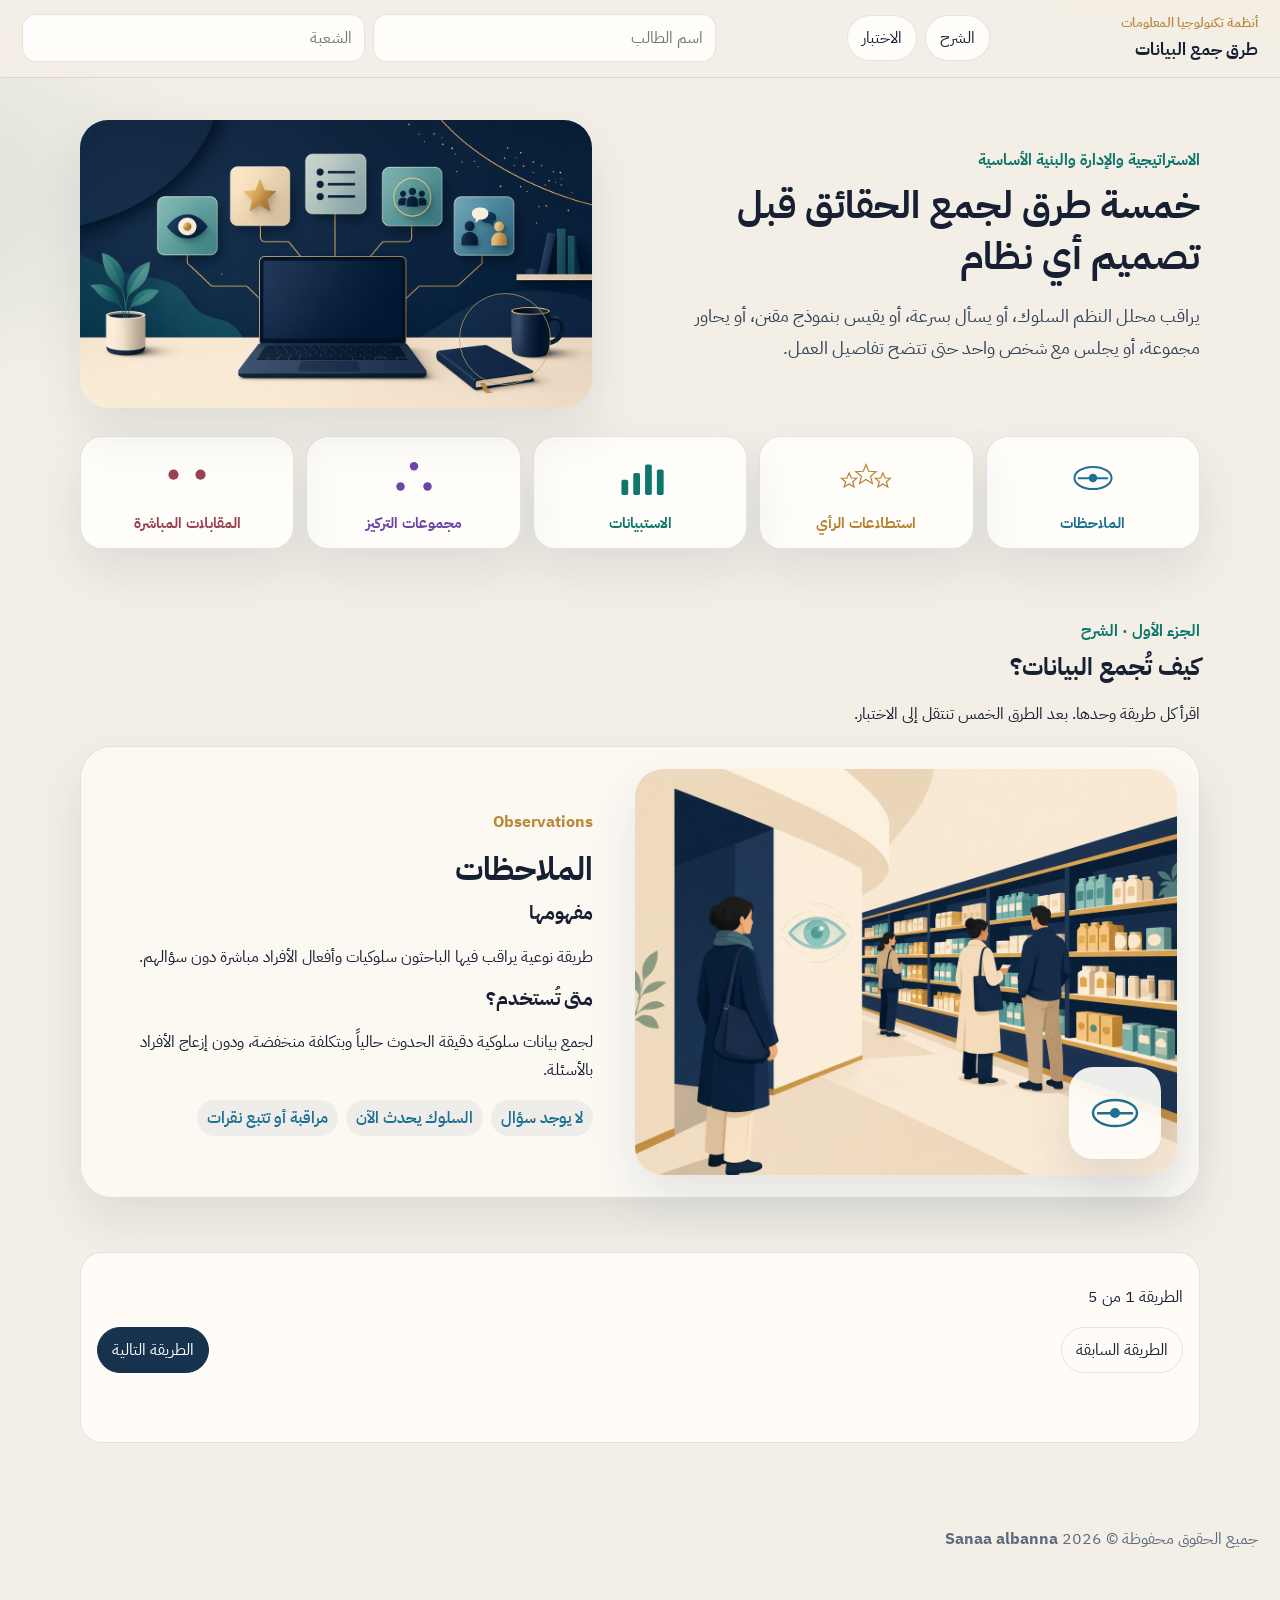
<file: index.html>
<!DOCTYPE html>
<html lang="ar" dir="rtl">
<head>
  <meta charset="UTF-8">
  <meta name="viewport" content="width=device-width, initial-scale=1">
  <title>طرق جمع البيانات | أنظمة تكنولوجيا المعلومات</title>
  <link rel="icon" href="data:image/svg+xml,%3Csvg xmlns='http://www.w3.org/2000/svg' viewBox='0 0 32 32'%3E%3Crect rx='8' width='32' height='32' fill='%2316324f'/%3E%3Ccircle cx='16' cy='16' r='6' fill='%23c6a15b'/%3E%3C/svg%3E">
  <link rel="preconnect" href="https://fonts.googleapis.com">
  <link rel="preconnect" href="https://fonts.gstatic.com" crossorigin>
  <link href="https://fonts.googleapis.com/css2?family=IBM+Plex+Sans+Arabic:wght@400;500;600;700&display=swap" rel="stylesheet">
  <link rel="stylesheet" href="css/style.css">
</head>
<body>
  <header class="topbar">
    <a class="brand" href="#hero">
      <small>أنظمة تكنولوجيا المعلومات</small>
      <strong>طرق جمع البيانات</strong>
    </a>
    <nav class="nav">
      <a href="#lesson" data-track="nav-lesson">الشرح</a>
      <a href="#exam" data-track="nav-exam">الاختبار</a>
    </nav>
    <form class="who" id="who">
      <input id="student-name" name="name" type="text" maxlength="80" autocomplete="name" placeholder="اسم الطالب" required>
      <input id="student-class" name="klass" type="text" maxlength="40" placeholder="الشعبة">
      <span class="live-clock" id="live-clock" hidden>0:00</span>
    </form>
  </header>

  <main>
    <section class="hero wrap" id="hero">
      <div class="hero-grid">
        <div>
          <p class="kicker">الاستراتيجية والإدارة والبنية الأساسية</p>
          <h1>خمسة طرق لجمع الحقائق قبل تصميم أي نظام</h1>
          <p class="lede">يراقب محلل النظم السلوك، أو يسأل بسرعة، أو يقيس بنموذج مقنن، أو يحاور مجموعة، أو يجلس مع شخص واحد حتى تتضح تفاصيل العمل.</p>
        </div>
        <div class="hero-visual">
          <img src="images/hero.jpg" alt="حاسوب تتصل به خمس لوحات تمثل طرق جمع البيانات">
        </div>
      </div>
      <div class="medals">
        <a class="medal" href="#m-observation" data-method="observation" data-track="medal">
          <svg viewBox="0 0 64 64" aria-hidden="true"><ellipse cx="32" cy="32" rx="22" ry="13" fill="none" stroke="currentColor" stroke-width="2.4"/><circle class="pupil" cx="32" cy="32" r="5" fill="currentColor"/><rect class="scan" x="14" y="31" width="36" height="2.5" rx="1" fill="currentColor"/></svg>
          <span>الملاحظات</span>
        </a>
        <a class="medal" href="#m-polls" data-method="polls" data-track="medal">
          <svg viewBox="0 0 64 64" aria-hidden="true"><g fill="none" stroke="currentColor" stroke-width="1.6"><polygon class="star" points="12,26 14.6,32 21,32.4 16.2,36.4 17.8,42.6 12,39 6.2,42.6 7.8,36.4 3,32.4 9.4,32"/><polygon class="star" points="32,16 35.2,24 44,24.6 37.4,30 39.6,38.4 32,33.8 24.4,38.4 26.6,30 20,24.6 28.8,24"/><polygon class="star" points="52,26 54.6,32 61,32.4 56.2,36.4 57.8,42.6 52,39 46.2,42.6 47.8,36.4 43,32.4 49.4,32"/></g></svg>
          <span>استطلاعات الرأي</span>
        </a>
        <a class="medal" href="#m-questionnaires" data-method="questionnaires" data-track="medal">
          <svg viewBox="0 0 64 64" aria-hidden="true"><g fill="currentColor"><rect class="grow" x="10" y="34" width="8" height="18" rx="2"/><rect class="grow" x="24" y="26" width="8" height="26" rx="2"/><rect class="grow" x="38" y="16" width="8" height="36" rx="2"/><rect class="grow" x="52" y="22" width="8" height="30" rx="2"/></g></svg>
          <span>الاستبيانات</span>
        </a>
        <a class="medal" href="#m-focus" data-method="focus" data-track="medal">
          <svg viewBox="0 0 64 64" aria-hidden="true"><g fill="none" stroke="currentColor" stroke-width="1.8"><path class="link-arc" d="M16 40 C24 18, 40 18, 48 40"/><circle cx="16" cy="42" r="5" fill="currentColor" stroke="none"/><circle cx="32" cy="18" r="5" fill="currentColor" stroke="none"/><circle cx="48" cy="42" r="5" fill="currentColor" stroke="none"/></g></svg>
          <span>مجموعات التركيز</span>
        </a>
        <a class="medal" href="#m-interviews" data-method="interviews" data-track="medal">
          <svg viewBox="0 0 64 64" aria-hidden="true"><circle cx="16" cy="28" r="6" fill="currentColor"/><circle cx="48" cy="28" r="6" fill="currentColor"/><path class="wave" d="M22 30 C28 22, 36 38, 42 30" fill="none" stroke="currentColor" stroke-width="2.4"/></svg>
          <span>المقابلات المباشرة</span>
        </a>
      </div>
    </section>

    <section class="lesson wrap" id="lesson">
      <div class="section-head">
        <p class="kicker">الجزء الأول · الشرح</p>
        <h2>كيف تُجمع البيانات؟</h2>
        <p>اقرأ كل طريقة وحدها. بعد الطرق الخمس تنتقل إلى الاختبار.</p>
      </div>

      <article class="method" id="m-observation" style="--c:#1d6f93">
        <div class="method-copy">
          <p class="en">Observations</p>
          <h2>الملاحظات</h2>
          <h3>مفهومها</h3>
          <p>طريقة نوعية يراقب فيها الباحثون سلوكيات وأفعال الأفراد مباشرة دون سؤالهم.</p>
          <h3>متى تُستخدم؟</h3>
          <p>لجمع بيانات سلوكية دقيقة الحدوث حالياً وبتكلفة منخفضة، ودون إزعاج الأفراد بالأسئلة.</p>
          <ul class="signs">
            <li>لا يوجد سؤال</li>
            <li>السلوك يحدث الآن</li>
            <li>مراقبة أو تتبع نقرات</li>
          </ul>
        </div>
        <figure>
          <img src="images/observation.jpg" alt="باحثة تراقب المتسوقين في الممر دون أن تسألهم">
          <div class="motion-badge" aria-hidden="true">
            <svg viewBox="0 0 64 64"><ellipse cx="32" cy="32" rx="22" ry="13" fill="none" stroke="currentColor" stroke-width="2.4"/><circle cx="32" cy="32" r="5" fill="currentColor"/><rect class="scan" x="14" y="31" width="36" height="2.5" fill="currentColor"/></svg>
          </div>
        </figure>
      </article>

      <article class="method" id="m-polls" style="--c:#b5812f">
        <div class="method-copy">
          <p class="en">Polls / Opinion Surveys</p>
          <h2>استطلاعات الرأي</h2>
          <h3>مفهومها</h3>
          <p>أسئلة سريعة تُطرح لمعرفة آراء الأفراد عن منتج أو خدمة، وغالباً عبر الإنترنت أو التطبيقات مثل TripAdvisor.</p>
          <h3>متى تُستخدم؟</h3>
          <p>للحصول على آراء سريعة وطواعية من جمهور واسع، وتقييم المنتجات، وتوفير الوقت والمال.</p>
          <ul class="signs">
            <li>سؤال سريع</li>
            <li>نجوم أو نعم / لا</li>
            <li>تصويت أو منصة آراء</li>
          </ul>
        </div>
        <figure>
          <img src="images/polls.jpg" alt="هاتف يعرض تقييماً بالنجوم وآراء طوعية">
          <div class="motion-badge" aria-hidden="true">
            <svg viewBox="0 0 64 64"><polygon class="star" points="32,10 37,24 52,24 40,33 44,48 32,39 20,48 24,33 12,24 27,24"/></svg>
          </div>
        </figure>
      </article>

      <article class="method" id="m-questionnaires" style="--c:#0f766e">
        <div class="method-copy">
          <p class="en">Questionnaires</p>
          <h2>الاستبيانات</h2>
          <h3>مفهومها</h3>
          <p>أسئلة منظمة ومقننة، وغالباً ما تكون قابلة للقياس الكمي، مثل التقييم من 1 إلى 5.</p>
          <h3>متى تُستخدم؟</h3>
          <p>لقياس رضا الطلاب أو العملاء بشكل منظم، والحصول على بيانات تتحول إلى أرقام وإحصاءات دقيقة.</p>
          <ul class="signs">
            <li>نموذج مقنن</li>
            <li>مقياس رقمي</li>
            <li>يصلح للإحصاء</li>
          </ul>
        </div>
        <figure>
          <img src="images/questionnaire.jpg" alt="نموذج تقييم منظم وإلى جانبه أعمدة إحصائية">
          <div class="motion-badge" aria-hidden="true">
            <svg viewBox="0 0 64 64"><g fill="currentColor"><rect class="grow" x="8" y="36" width="8" height="16"/><rect class="grow" x="22" y="26" width="8" height="26"/><rect class="grow" x="36" y="16" width="8" height="36"/><rect class="grow" x="50" y="22" width="8" height="30"/></g></svg>
          </div>
        </figure>
      </article>

      <article class="method" id="m-focus" style="--c:#6a46a8">
        <div class="method-copy">
          <p class="en">Focus Groups</p>
          <h2>مجموعات التركيز</h2>
          <h3>مفهومها</h3>
          <p>جمع مجموعة من الأفراد ذوي الاهتمامات المتشابهة معاً، وطرح الأسئلة عليهم في آنٍ واحد.</p>
          <h3>متى تُستخدم؟</h3>
          <p>لجمع آراء جماعية متعددة بسرعة، وبسؤال واحد يُطرح على المجموعة. يُنتبه هنا إلى الانحياز الجماعي.</p>
          <ul class="signs">
            <li>مجموعة معاً</li>
            <li>اهتمام متشابه</li>
            <li>جلسة واحدة</li>
          </ul>
        </div>
        <figure>
          <img src="images/focus.jpg" alt="ست نساء يتناقشن حول طاولة واحدة">
          <div class="motion-badge" aria-hidden="true">
            <svg viewBox="0 0 64 64"><path class="link-arc" d="M12 44 C24 16, 40 16, 52 44" fill="none" stroke="currentColor" stroke-width="2"/><circle cx="12" cy="46" r="4" fill="currentColor"/><circle cx="32" cy="16" r="4" fill="currentColor"/><circle cx="52" cy="46" r="4" fill="currentColor"/></svg>
          </div>
        </figure>
      </article>

      <article class="method" id="m-interviews" style="--c:#9a4050">
        <div class="method-copy">
          <p class="en">Direct Interviews</p>
          <h2>المقابلات المباشرة</h2>
          <h3>مفهومها</h3>
          <p>حوار تفاعلي فردي، وجهاً لوجه، بين الباحث والمشارك للتعمق في الآراء وتوضيح الغموض.</p>
          <h3>متى تُستخدم؟</h3>
          <p>حين يحتاج محلل النظم إلى فهم عميق ودقيق للحياة العملية للمستخدم، أو إلى تفاصيل لا تكفيها الأسئلة السطحية.</p>
          <ul class="signs">
            <li>شخص واحد</li>
            <li>وجهاً لوجه</li>
            <li>تفاصيل العمل العميقة</li>
          </ul>
        </div>
        <figure>
          <img src="images/interview.jpg" alt="حوار وجهاً لوجه بين محللة ومسؤول على مكتب">
          <div class="motion-badge" aria-hidden="true">
            <svg viewBox="0 0 64 64"><circle cx="16" cy="28" r="6" fill="currentColor"/><circle cx="48" cy="28" r="6" fill="currentColor"/><path class="wave" d="M22 30 C28 20, 36 40, 42 30" fill="none" stroke="currentColor" stroke-width="2.4"/></svg>
          </div>
        </figure>
      </article>

      <div class="unit-bar" id="unit-bar">
        <p id="unit-count">الطريقة 1 من 5</p>
        <div class="pager">
          <button class="btn ghost" id="unit-prev" type="button" data-track="unit-prev">الطريقة السابقة</button>
          <button class="btn primary" id="unit-next" type="button" data-track="unit-next">الطريقة التالية</button>
        </div>
        <p class="hint" id="unit-hint"></p>
      </div>

    </section>

    <section class="ready wrap" id="ready" hidden>
      <div class="split">
        <article class="panel poll">
          <h3>استطلاع الرأي</h3>
          <p>سؤال سريع، أو نجوم وتعليق طوعي، أو تصويت، أو منصة آراء مثل TripAdvisor وFeefo وTrustpilot. الهدف رأي واسع بأقل وقت وكلفة.</p>
        </article>
        <article class="panel quest">
          <h3>الاستبيان</h3>
          <p>نموذج منظم ومقنن، غالباً بمقياس من 1 إلى 5 أو خيارات دقيقة، حتى تتحول الإجابات إلى أرقام وإحصاءات. التنظيم والقياس هما العلامة.</p>
        </article>
      </div>
    </section>

    <section class="to-exam wrap" id="to-exam" hidden>
      <button class="btn primary" id="go-exam" type="button" data-track="go-exam">انتقل إلى الاختبار</button>
    </section>

    <section class="exam-wrap wrap" id="exam" hidden>
      <div class="section-head">
        <p class="kicker">الجزء الثاني · الاختبار</p>
        <h2>صنّف الحالة</h2>
      </div>
      <div id="exam-root"></div>
    </section>
  </main>

  <footer class="site-footer">
    <p>جميع الحقوق محفوظة © 2026 <b>Sanaa albanna</b></p>
  </footer>

  <script src="js/config.js?v=sheet1"></script>
  <script src="js/questions.js"></script>
  <script src="js/app.js"></script>
</body>
</html>
</file>
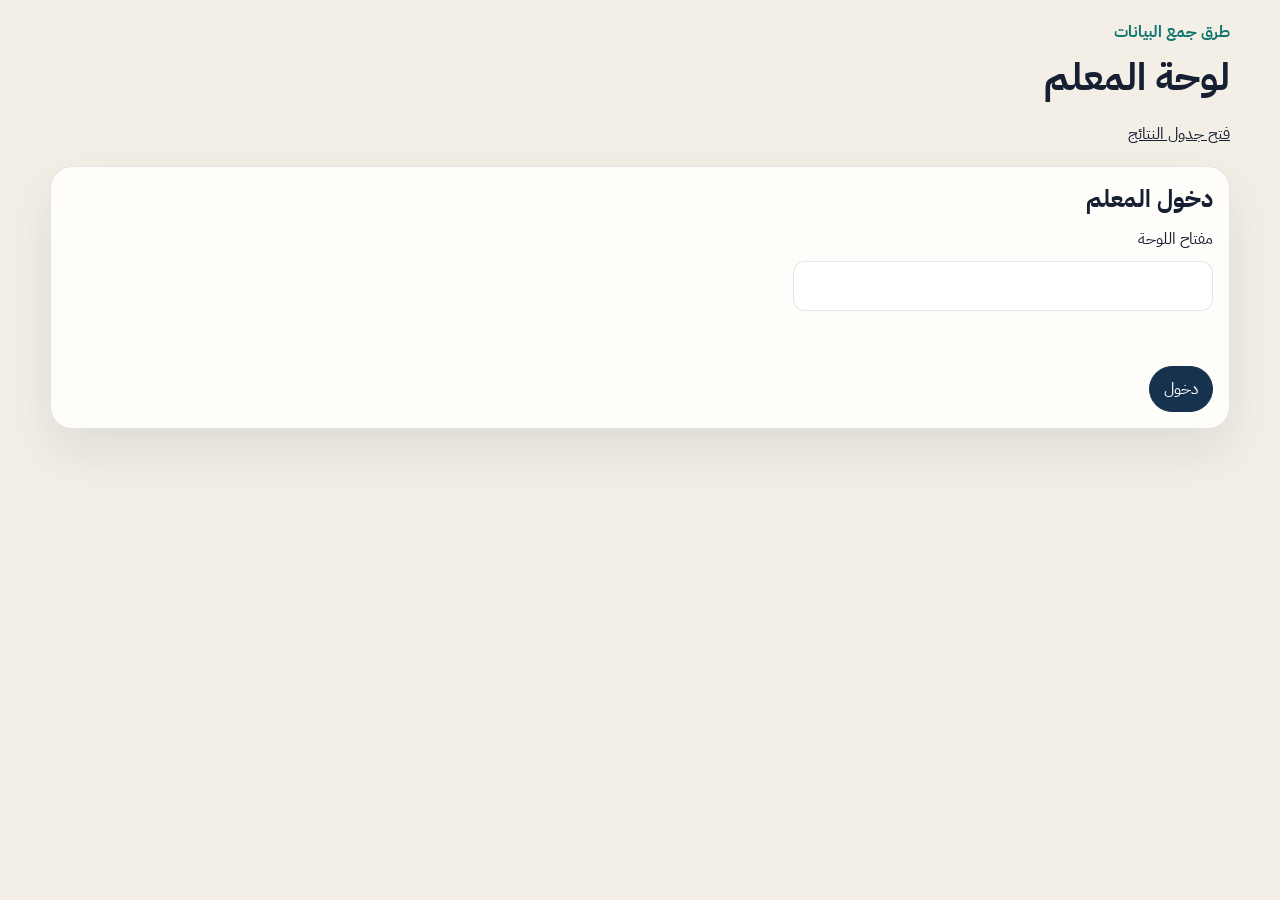
<file: teacher.html>
<!DOCTYPE html>
<html lang="ar" dir="rtl">
<head>
  <meta charset="UTF-8">
  <meta name="viewport" content="width=device-width, initial-scale=1">
  <title>لوحة المعلم | طرق جمع البيانات</title>
  <link rel="preconnect" href="https://fonts.googleapis.com">
  <link rel="preconnect" href="https://fonts.gstatic.com" crossorigin>
  <link href="https://fonts.googleapis.com/css2?family=IBM+Plex+Sans+Arabic:wght@400;500;600;700&display=swap" rel="stylesheet">
  <link rel="stylesheet" href="css/style.css">
</head>
<body class="teacher-body">
  <header class="teacher-head">
    <p class="kicker">طرق جمع البيانات</p>
    <h1>لوحة المعلم</h1>
    <p><a id="sheet-link" href="#" target="_blank" rel="noopener">فتح جدول النتائج</a></p>
  </header>

  <section class="setup" id="setup" hidden>
    <h2>خطوة واحدة متبقية لوصول النتائج إلى الجدول</h2>
    <ol>
      <li>افتح الجدول من الرابط أعلاه.</li>
      <li>الإضافات ← Apps Script، ثم الصق ملف <b>Code.gs</b> من مجلد الصفحة. معرّف الجدول مضبوط داخله.</li>
      <li>نشر ← تطبيق ويب ← التنفيذ: أنا ← الوصول: أي شخص.</li>
      <li>الصق رابط <b>/exec</b> في الملف <b>js/config.js</b> عند <b>sheetsUrl</b>.</li>
      <li>أعد تحميل صفحة الطالب وهذه اللوحة.</li>
    </ol>
    <p>إلى أن يكتمل الربط، تظهر هنا محاولات هذا المتصفح فقط.</p>
  </section>

  <form class="lock" id="lock-form">
    <h2>دخول المعلم</h2>
    <label>مفتاح اللوحة
      <input id="teacher-key" type="password" autocomplete="current-password" required>
    </label>
    <p class="hint" id="lock-hint"></p>
    <button class="btn primary" type="submit">دخول</button>
  </form>

  <section class="board" id="board" hidden>
    <div class="cards">
      <article class="card"><span>الطلاب</span><strong id="c-students">0</strong></article>
      <article class="card"><span>متوسط الدرجة</span><strong id="c-score">0</strong></article>
      <article class="card"><span>متوسط النقرات</span><strong id="c-clicks">0</strong></article>
      <article class="card"><span>أنهوا الاختبار</span><strong id="c-done">0</strong></article>
    </div>
    <p>
      <input id="search" type="search" placeholder="ابحث بالاسم أو الشعبة">
      <span id="status"></span>
    </p>
    <div class="table-wrap">
      <table>
        <thead>
          <tr>
            <th>الاسم</th><th>الشعبة</th><th>الحالة</th><th>الدرجة</th><th>النسبة</th>
            <th>الخاطئة</th><th>مدة الاختبار</th><th>عدد النقرات</th><th>تغييرات الإجابة</th>
            <th>وقت قراءة الشرح</th><th>آخر ظهور</th>
          </tr>
        </thead>
        <tbody id="rows"></tbody>
      </table>
    </div>
    <h2>الأخطاء</h2>
    <p id="mistake-title">اختر طالباً من الجدول لعرض أخطائه.</p>
    <div class="table-wrap">
      <table>
        <thead>
          <tr>
            <th>الاسم</th><th>رقم السؤال</th><th>نص السؤال</th><th>إجابته</th><th>الصحيح</th><th>السبب</th>
          </tr>
        </thead>
        <tbody id="mistakes"></tbody>
      </table>
    </div>
  </section>

  <script src="js/config.js?v=sheet1"></script>
  <script src="js/teacher.js"></script>
</body>
</html>
</file>
<file: css/style.css>
:root {
  --ink: #172033;
  --muted: #5c6b7e;
  --navy: #16324f;
  --cream: #f4efe6;
  --paper: #fffdf9;
  --line: rgba(22, 50, 79, 0.12);
  --gold: #b8893a;
  --teal: #0f766e;
  --obs: #1d6f93;
  --poll: #b5812f;
  --quest: #0f766e;
  --focus: #6a46a8;
  --talk: #9a4050;
  --shadow: 0 22px 50px rgba(22, 50, 79, 0.1);
  --radius: 28px;
}

* { box-sizing: border-box; }
html { scroll-behavior: smooth; }
body {
  margin: 0;
  color: var(--ink);
  font-family: "IBM Plex Sans Arabic", "Segoe UI", Tahoma, sans-serif;
  background:
    radial-gradient(900px 420px at 100% -10%, rgba(184, 137, 58, 0.18), transparent 55%),
    radial-gradient(760px 420px at -10% 12%, rgba(15, 118, 110, 0.12), transparent 50%),
    var(--cream);
  line-height: 1.75;
}
img { max-width: 100%; display: block; }
button, input { font: inherit; }
a { color: inherit; }
.wrap { width: min(1120px, calc(100% - 32px)); margin-inline: auto; }

.topbar {
  position: sticky;
  top: 0;
  z-index: 30;
  display: flex;
  align-items: center;
  gap: 18px;
  justify-content: space-between;
  padding: 12px 22px;
  background: rgba(244, 239, 230, 0.9);
  backdrop-filter: blur(16px);
  border-bottom: 1px solid var(--line);
}
.brand { display: grid; text-decoration: none; }
.brand small { color: var(--gold); font-weight: 600; letter-spacing: 0; }
.brand strong { font-size: 1.05rem; }
.nav { display: flex; gap: 8px; }
.nav a, .who input, .btn, .choice, .dot, .medal {
  border: 1px solid var(--line);
  background: var(--paper);
  color: var(--ink);
  border-radius: 999px;
  text-decoration: none;
}
.nav a, .btn { padding: 8px 14px; cursor: pointer; }
.nav a[aria-current="true"] { background: var(--navy); color: white; border-color: var(--navy); }
.who { display: flex; gap: 8px; }
.who input {
  padding: 9px 12px;
  min-width: 140px;
  border-radius: 14px;
}
.live-clock {
  min-width: 72px;
  text-align: center;
  font-weight: 700;
  color: var(--navy);
}

.hero { padding: 42px 0 10px; }
.hero-grid, .method, .split {
  display: grid;
  grid-template-columns: 1.05fr 0.95fr;
  gap: 42px;
  align-items: center;
}
.kicker {
  margin: 0 0 6px;
  color: var(--teal);
  font-weight: 700;
}
h1, h2, h3 { line-height: 1.35; margin: 0 0 10px; }
h1 { font-size: clamp(1.8rem, 3vw, 3rem); }
.lede { font-size: 1.12rem; color: #314255; }
.hero-visual { position: relative; }
.hero-visual img, .method img {
  width: 100%;
  border-radius: var(--radius);
  object-fit: cover;
  box-shadow: var(--shadow);
}
.hero-visual img { aspect-ratio: 16/9; animation: drift 18s ease-in-out infinite alternate; }
.method img { aspect-ratio: 4/3; }
.hero-visual::after {
  content: "";
  position: absolute;
  inset: auto 8% 8% auto;
  width: 90px;
  height: 90px;
  border: 1px solid rgba(198, 161, 91, 0.7);
  border-radius: 50%;
  animation: spin 14s linear infinite;
}

.medals {
  display: grid;
  grid-template-columns: repeat(5, 1fr);
  gap: 12px;
  margin: 28px 0 10px;
}
.medal {
  display: grid;
  justify-items: center;
  gap: 6px;
  padding: 14px 8px 12px;
  border-radius: 22px;
  text-align: center;
  box-shadow: var(--shadow);
  animation: floaty 4.5s ease-in-out infinite;
}
.medal:nth-child(2) { animation-delay: .4s; }
.medal:nth-child(3) { animation-delay: .8s; }
.medal:nth-child(4) { animation-delay: 1.2s; }
.medal:nth-child(5) { animation-delay: 1.6s; }
.medal svg { width: 54px; height: 54px; }
.medal span { font-weight: 700; font-size: 0.92rem; }
.medal[data-method="observation"] { color: var(--obs); }
.medal[data-method="polls"] { color: var(--poll); }
.medal[data-method="questionnaires"] { color: var(--quest); }
.medal[data-method="focus"] { color: var(--focus); }
.medal[data-method="interviews"] { color: var(--talk); }

.lesson { padding: 20px 0 10px; }
.section-head { max-width: 680px; margin: 28px 0 18px; }
.method { display: none !important; scroll-margin-top: 88px; }
.method.is-current { display: grid !important; }
.unit-bar {
  margin: 8px 0 28px;
  padding: 14px 16px;
  border-radius: 22px;
  background: rgba(255, 253, 249, 0.92);
  border: 1px solid var(--line);
}
.method {
  margin: 18px 0 54px;
  background: rgba(255, 253, 249, 0.72);
  border: 1px solid var(--line);
  border-radius: 32px;
  padding: 22px;
  box-shadow: var(--shadow);
}
.method:nth-child(even) .method-copy { order: 2; }
.method-copy h2 { font-size: 2rem; }
.en { margin: 0 0 12px; color: var(--gold); font-weight: 700; }
.signs { padding: 0; margin: 14px 0 0; list-style: none; display: flex; flex-wrap: wrap; gap: 8px; }
.signs li {
  background: rgba(22, 50, 79, 0.06);
  color: var(--c);
  border-radius: 999px;
  padding: 4px 10px;
  font-weight: 600;
}
.lock input, #search {
  display: block;
  width: min(420px, 100%);
  margin: 8px 0 12px;
  padding: 10px 12px;
  border-radius: 12px;
  border: 1px solid var(--line);
  background: white;
}
figure { margin: 0; position: relative; }
.motion-badge {
  position: absolute;
  inset: auto 16px 16px auto;
  width: 92px;
  height: 92px;
  border-radius: 24px;
  background: rgba(255, 253, 249, 0.92);
  display: grid;
  place-items: center;
  box-shadow: var(--shadow);
  color: var(--c);
}
.motion-badge svg { width: 64px; height: 64px; overflow: visible; }

.scan { animation: scan 2.6s ease-in-out infinite; transform-origin: center; }
.star { fill: transparent; stroke: currentColor; stroke-width: 1.4; animation: starfill 2.8s ease-in-out infinite; }
.star:nth-child(2) { animation-delay: .2s; }
.star:nth-child(3) { animation-delay: .4s; }
.star:nth-child(4) { animation-delay: .6s; }
.star:nth-child(5) { animation-delay: .8s; }
.grow { transform-origin: bottom; animation: grow 2.2s ease-in-out infinite; }
.grow:nth-child(2) { animation-delay: .15s; }
.grow:nth-child(3) { animation-delay: .3s; }
.grow:nth-child(4) { animation-delay: .45s; }
.link-arc { stroke-dasharray: 80; stroke-dashoffset: 80; animation: draw 3s ease-in-out infinite; }
.wave { stroke-dasharray: 90; stroke-dashoffset: 90; animation: draw 2.4s ease-in-out infinite; }

.split { margin: 10px 0 40px; }
.panel {
  background: var(--paper);
  border-radius: 28px;
  padding: 22px;
  border: 1px solid var(--line);
  box-shadow: var(--shadow);
  min-height: 100%;
}
.panel h3 { font-size: 1.35rem; }
.panel.poll { border-top: 6px solid var(--poll); }
.panel.quest { border-top: 6px solid var(--quest); }

.to-exam { text-align: center; padding: 8px 0 40px; }
.to-exam .btn { min-width: 240px; padding: 14px 28px; font-size: 1.12rem; }
.qcard, .gate, .result {
  background: var(--paper);
  border: 1px solid var(--line);
  border-radius: 30px;
  box-shadow: var(--shadow);
  padding: 22px;
}
.yesno { display: flex; gap: 10px; margin-top: 16px; }
.choice-list { display: grid; gap: 10px; margin: 16px 0; }
.choice {
  text-align: right;
  padding: 14px 16px;
  border-radius: 16px;
  cursor: pointer;
  display: flex;
  align-items: center;
  gap: 10px;
}
.choice i {
  width: 12px;
  height: 12px;
  border-radius: 50%;
  background: var(--dot, var(--navy));
  display: block;
}
.choice.is-on { border-color: var(--navy); background: #f3f7fb; outline: 2px solid rgba(22, 50, 79, 0.16); }
.choice.is-right { border-color: var(--teal); background: #e7f6f3; outline: 2px solid rgba(15, 118, 110, 0.2); }
.choice.is-wrong { border-color: var(--talk); background: #fdecee; outline: 2px solid rgba(154, 64, 80, 0.18); }
.choice:disabled { cursor: default; }
.hint.good { color: var(--teal); }
.dot.is-good { background: #e5f3f1; border-color: #b7ddd7; color: #0f766e; }
.dot.is-bad { background: #fdecee; border-color: #f3c9cf; color: #9a4050; }
.dot.is-on.is-good { background: #0f766e; color: white; }
.dot.is-on.is-bad { background: #9a4050; color: white; }
.choice[data-method="observation"] { --dot: var(--obs); }
.choice[data-method="polls"] { --dot: var(--poll); }
.choice[data-method="questionnaires"] { --dot: var(--quest); }
.choice[data-method="focus"] { --dot: var(--focus); }
.choice[data-method="interviews"] { --dot: var(--talk); }
.btn.primary { background: var(--navy); color: white; border-color: var(--navy); }
.btn.ghost { background: transparent; }
.q-top, .pager, .result-actions, .stats-line { display: flex; justify-content: space-between; gap: 12px; align-items: center; flex-wrap: wrap; }
.meter { height: 8px; background: #ece6db; border-radius: 99px; overflow: hidden; margin: 10px 0; }
.meter b { display: block; height: 100%; background: linear-gradient(90deg, var(--teal), var(--gold)); width: 0; }
.dots { display: grid; grid-template-columns: repeat(10, 1fr); gap: 6px; margin-top: 14px; }
.dot {
  height: 34px;
  border-radius: 10px;
  cursor: pointer;
  padding: 0;
}
.dot.is-on { background: var(--navy); color: white; }
.dot.is-done { background: #e5f3f1; border-color: #b7ddd7; }
.hint { color: var(--talk); min-height: 1.4em; font-weight: 600; }
.tag {
  display: inline-block;
  background: #f6efe2;
  color: var(--gold);
  border-radius: 999px;
  padding: 2px 10px;
  font-size: 0.85rem;
  font-weight: 700;
}
.confirm {
  margin-top: 12px;
  padding: 12px;
  border-radius: 16px;
  background: #f8f4ea;
}

.result-grid { display: grid; grid-template-columns: 220px 1fr; gap: 22px; align-items: center; }
.ring {
  width: 190px;
  height: 190px;
  border-radius: 50%;
  display: grid;
  place-items: center;
  background: conic-gradient(var(--teal) calc(var(--p) * 1%), #ece6db 0);
  animation: pop 0.6s ease;
}
.ring-hole {
  width: 146px;
  height: 146px;
  border-radius: 50%;
  background: white;
  display: grid;
  place-items: center;
  align-content: center;
}
.ring strong { font-size: 2.4rem; line-height: 1; }
.bar-row { display: grid; grid-template-columns: 140px 1fr 52px; gap: 8px; align-items: center; margin: 6px 0; }
.track { height: 8px; background: #efeae1; border-radius: 99px; overflow: hidden; }
.track i { display: block; height: 100%; width: 0; background: var(--c); transition: width 0.8s ease; }
.mistake {
  border-top: 1px solid var(--line);
  padding: 12px 0;
}
.mistake b { color: var(--talk); }
.ok { color: var(--teal); }

.site-footer {
  display: flex;
  justify-content: space-between;
  gap: 12px;
  flex-wrap: wrap;
  padding: 28px 22px 36px;
  color: var(--muted);
}

.reveal { animation: rise 0.8s ease both; }
.teacher-body { background: var(--cream); }
.teacher-head, .board, .lock, .setup { width: min(1180px, calc(100% - 28px)); margin: 18px auto; }
.cards { display: grid; grid-template-columns: repeat(4, 1fr); gap: 12px; }
.card, .lock, .setup, .board {
  background: var(--paper);
  border: 1px solid var(--line);
  border-radius: 22px;
  padding: 16px;
  box-shadow: var(--shadow);
}
.card strong { display: block; font-size: 1.6rem; }
.table-wrap { overflow: auto; }
table { width: 100%; border-collapse: collapse; font-size: 0.92rem; }
th, td { padding: 8px 10px; border-bottom: 1px solid var(--line); text-align: right; white-space: nowrap; }
th { background: #f7f3eb; }
tr.is-pick { background: #f3f7fb; }
.bad { color: var(--talk); font-weight: 700; }
.setup ol { padding-inline-start: 18px; }
.setup a { color: var(--teal); font-weight: 700; }

@keyframes drift { from { transform: scale(1); } to { transform: scale(1.045); } }
@keyframes spin { to { transform: rotate(360deg); } }
@keyframes floaty { 0%, 100% { transform: translateY(0); } 50% { transform: translateY(-7px); } }
@keyframes scan { 0%, 100% { transform: translateY(-10px); opacity: 0.25; } 50% { transform: translateY(10px); opacity: 1; } }
@keyframes starfill { 0%, 100% { fill: transparent; } 45%, 70% { fill: currentColor; } }
@keyframes grow { 0%, 100% { transform: scaleY(0.35); } 50% { transform: scaleY(1); } }
@keyframes draw { 0% { stroke-dashoffset: 80; } 60%, 100% { stroke-dashoffset: 0; } }
@keyframes rise { from { opacity: 0; transform: translateY(16px); } to { opacity: 1; transform: none; } }
@keyframes pop { from { transform: scale(0.92); } to { transform: none; } }
@keyframes shake { 0%, 100% { transform: translateX(0); } 25% { transform: translateX(-4px); } 75% { transform: translateX(4px); } }
.shake { animation: shake 0.35s ease; }

@media (max-width: 980px) {
  .hero-grid, .method, .split, .result-grid, .cards { grid-template-columns: 1fr; }
  .method:nth-child(even) .method-copy { order: 0; }
  .medals { grid-template-columns: repeat(2, 1fr); }
  .topbar { flex-wrap: wrap; }
  .dots { grid-template-columns: repeat(5, 1fr); }
}
@media (prefers-reduced-motion: reduce) {
  *, *::before, *::after {
    animation: none !important;
    transition: none !important;
  }
}
</file>
